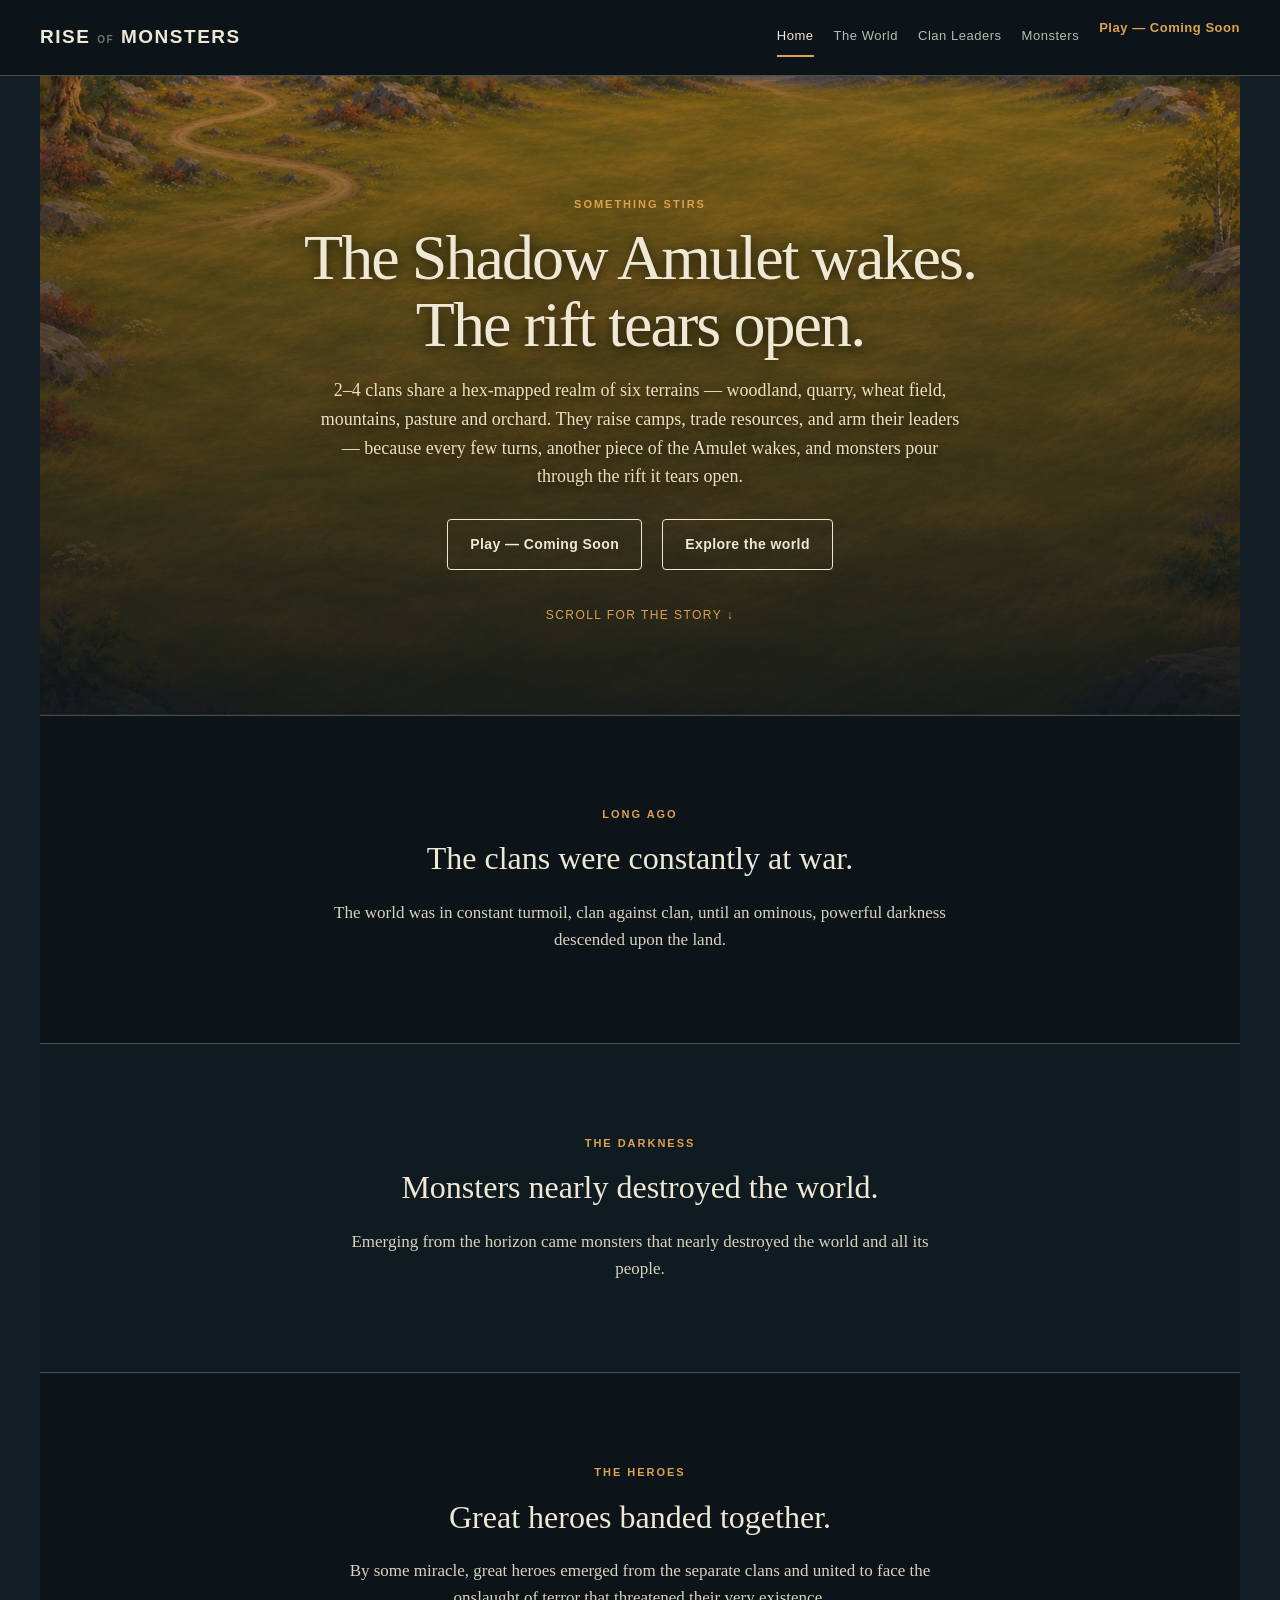
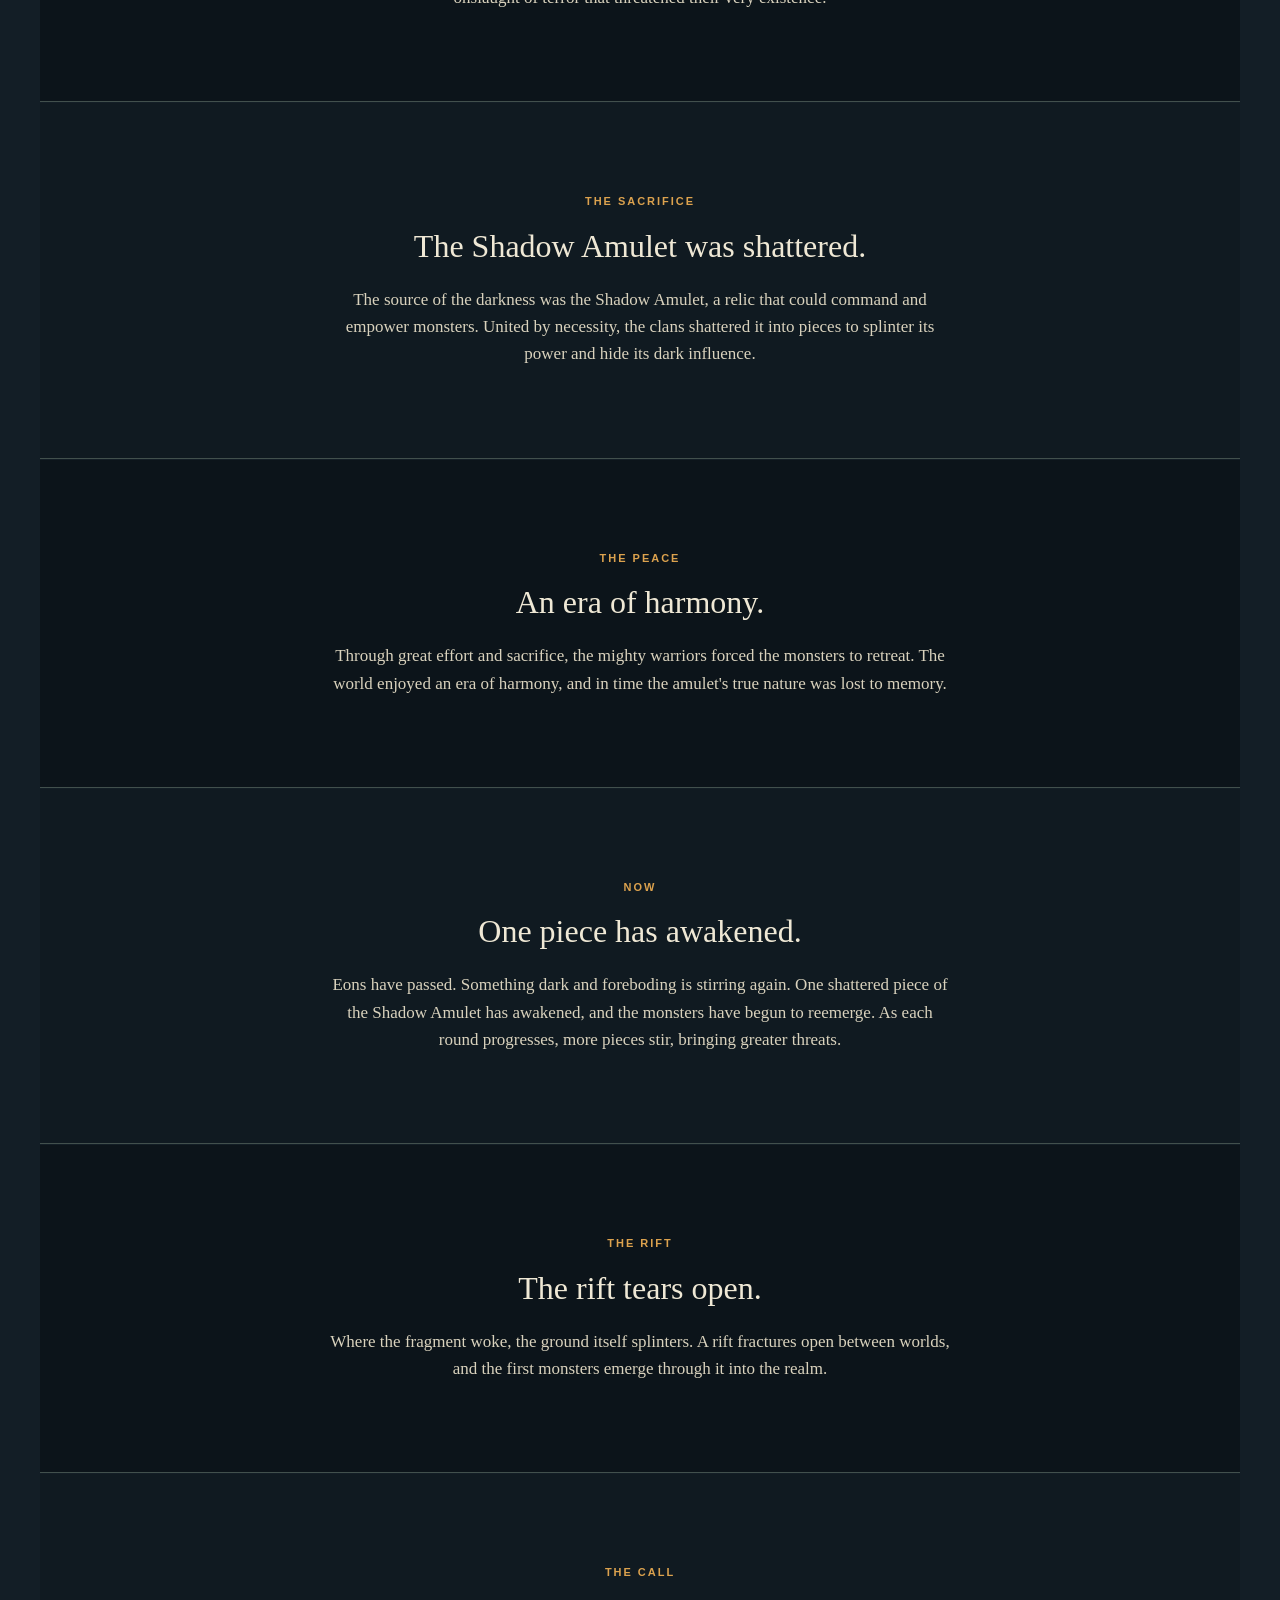
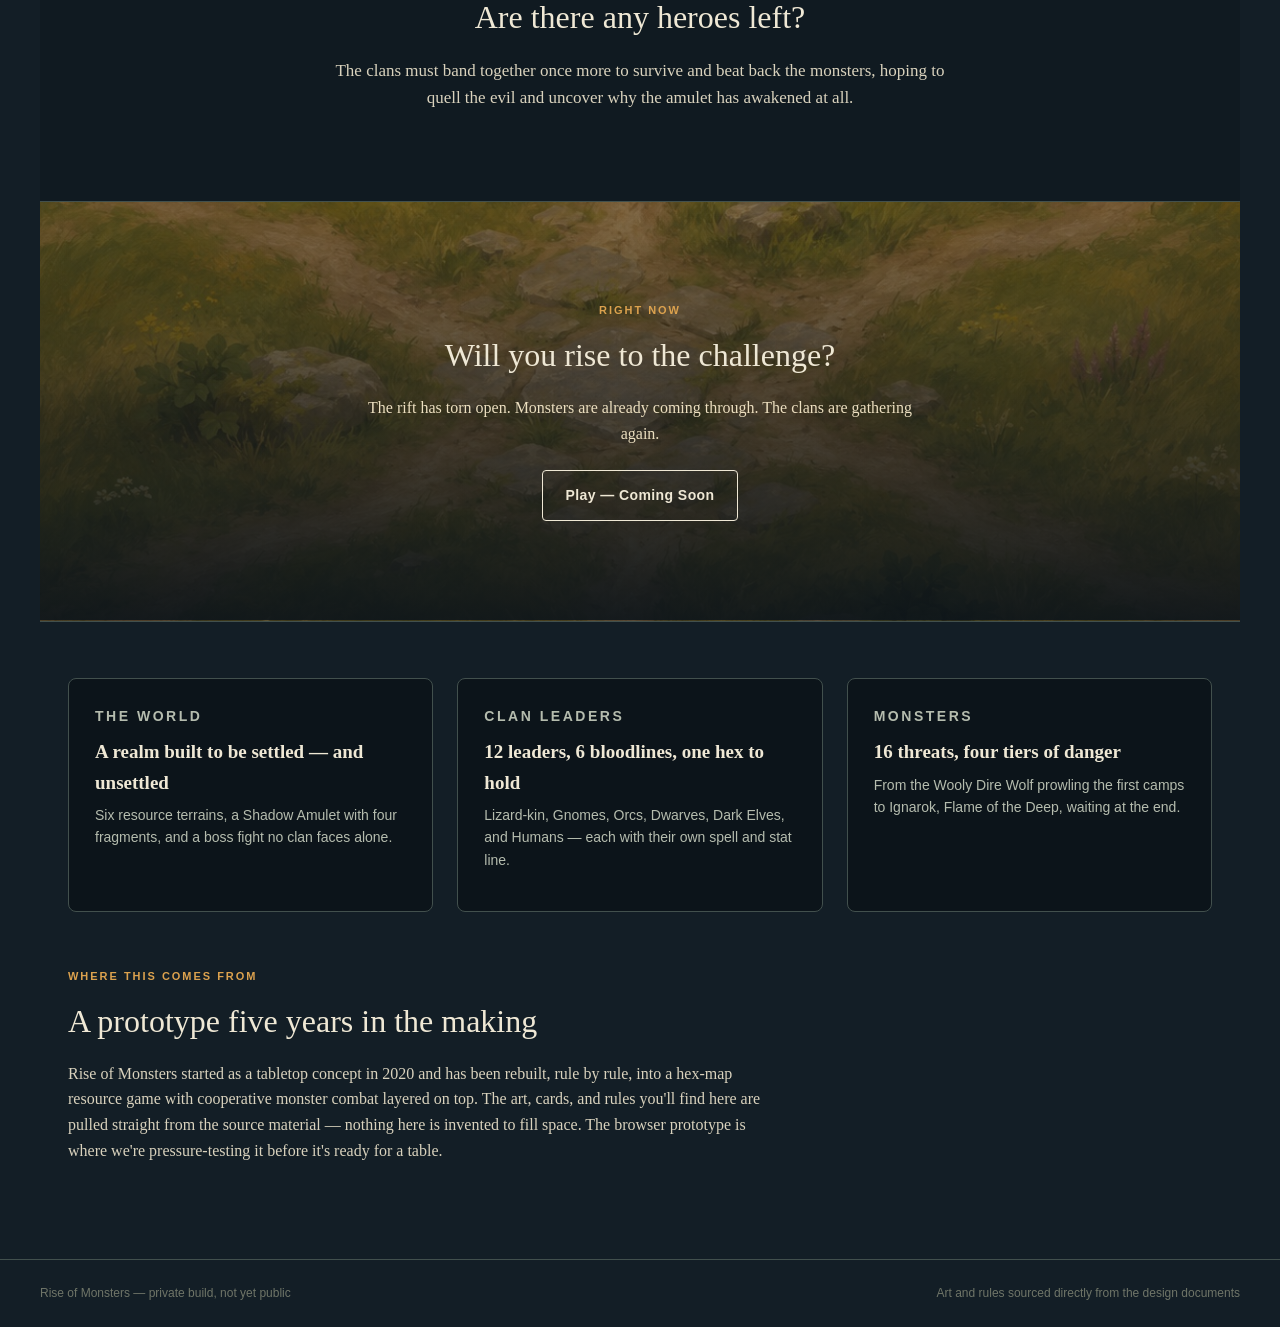
<file: index.html>
<!doctype html>
<html lang="en">
<head>
  <meta charset="utf-8">
  <meta name="viewport" content="width=device-width, initial-scale=1">
  <meta name="theme-color" content="#131e26">
  <title>Rise of Monsters — the Shadow Amulet wakes, and the rift tears open</title>
  <link rel="stylesheet" href="/site.css">
</head>
<body>
  <header class="site-header">
    <a href="/" class="wordmark">RISE <small>OF</small> MONSTERS</a>
    <nav class="site-nav">
      <a href="/" aria-current="page">Home</a>
      <a href="/world.html">The World</a>
      <a href="/clans.html">Clan Leaders</a>
      <a href="/monsters.html">Monsters</a>
      <span class="cta quiet" aria-disabled="true" title="Playable demo not yet released">Play — Coming Soon</span>
    </nav>
  </header>

  <main>
    <section class="story-hook" style="background-image:linear-gradient(180deg, rgba(12,20,26,0.35), rgba(12,20,26,0.92)), url('/assets/painted-landscape-rift-15fb99258c3b.jpg')">
      <p class="eyebrow">Something stirs</p>
      <h1>The Shadow Amulet wakes.<br>The rift tears open.</h1>
      <p class="lede">
        2–4 clans share a hex-mapped realm of six terrains — woodland, quarry, wheat field,
        mountains, pasture and orchard. They raise camps, trade resources, and arm their leaders —
        because every few turns, another piece of the Amulet wakes, and monsters pour through the
        rift it tears open.
      </p>
      <span class="btn quiet" aria-disabled="true" title="Playable demo not yet released">Play — Coming Soon</span>
      <a class="btn quiet" href="/world.html">Explore the world</a>
      <p class="scroll-cue" aria-hidden="true">Scroll for the story ↓</p>
    </section>

    <section class="story-scroll" id="story-scroll" aria-label="The founding myth"></section>

    <section class="story-finale" style="background-image:linear-gradient(180deg, rgba(12,20,26,0.5), rgba(12,20,26,0.96)), url('/assets/neutral-crossroads-5bdb96ae4790.jpg')">
      <p class="eyebrow">Right now</p>
      <h2>Will you rise to the challenge?</h2>
      <p class="lede">The rift has torn open. Monsters are already coming through. The clans are gathering again.</p>
      <span class="btn quiet" aria-disabled="true" title="Playable demo not yet released">Play — Coming Soon</span>
    </section>

    <section class="tiles">
      <a class="tile" href="/world.html">
        <p class="eyebrow">The World</p>
        <h3>A realm built to be settled — and unsettled</h3>
        <p>Six resource terrains, a Shadow Amulet with four fragments, and a boss fight no clan faces alone.</p>
      </a>
      <a class="tile" href="/clans.html">
        <p class="eyebrow">Clan Leaders</p>
        <h3>12 leaders, 6 bloodlines, one hex to hold</h3>
        <p>Lizard-kin, Gnomes, Orcs, Dwarves, Dark Elves, and Humans — each with their own spell and stat line.</p>
      </a>
      <a class="tile" href="/monsters.html">
        <p class="eyebrow">Monsters</p>
        <h3>16 threats, four tiers of danger</h3>
        <p>From the Wooly Dire Wolf prowling the first camps to Ignarok, Flame of the Deep, waiting at the end.</p>
      </a>
    </section>

    <section>
      <p class="eyebrow">Where this comes from</p>
      <h2>A prototype five years in the making</h2>
      <p style="max-width:720px;color:#d9d2bd">
        Rise of Monsters started as a tabletop concept in 2020 and has been rebuilt, rule by rule,
        into a hex-map resource game with cooperative monster combat layered on top. The art, cards,
        and rules you'll find here are pulled straight from the source material — nothing here is
        invented to fill space. The browser prototype is where we're pressure-testing it before it's
        ready for a table.
      </p>
    </section>
  </main>

  <footer class="site-footer">
    <span>Rise of Monsters — private build, not yet public</span>
    <span>Art and rules sourced directly from the design documents</span>
  </footer>

  <script type="module" src="/index-page.js"></script>
</body>
</html>
</file>
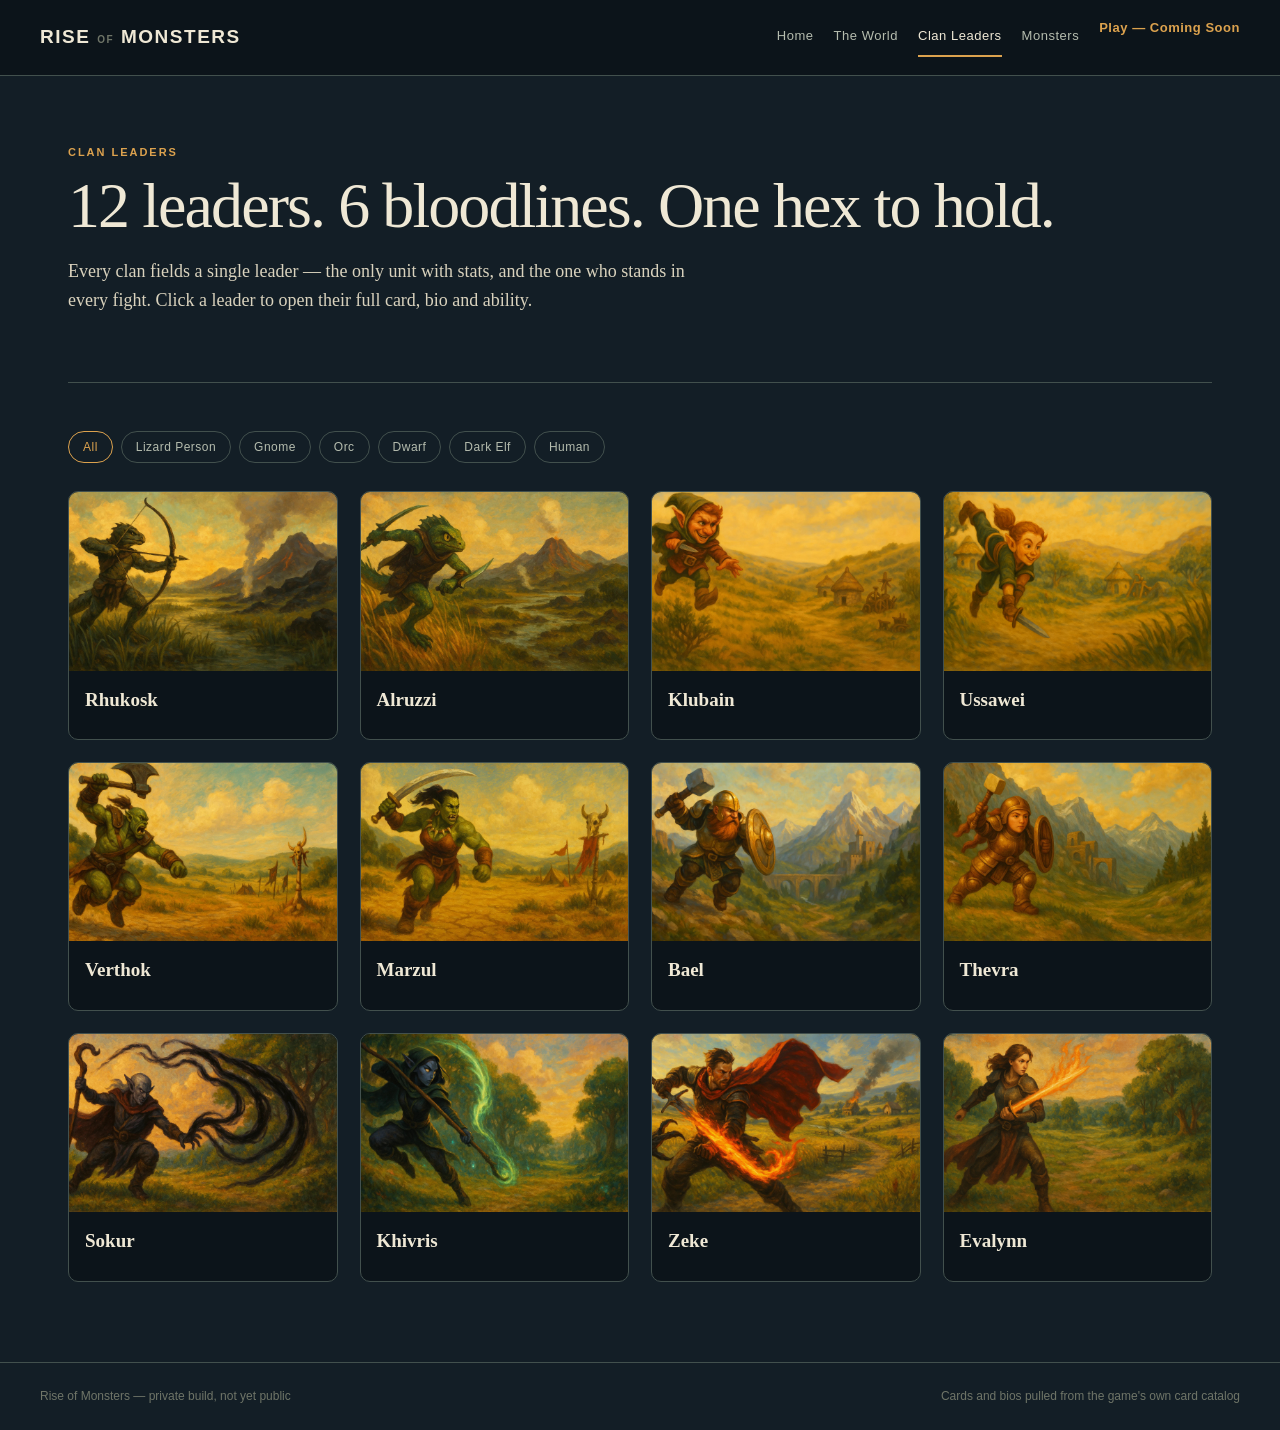
<file: clans.html>
<!doctype html>
<html lang="en">
<head>
  <meta charset="utf-8">
  <meta name="viewport" content="width=device-width, initial-scale=1">
  <meta name="theme-color" content="#131e26">
  <title>Clan Leaders — Rise of Monsters</title>
  <link rel="stylesheet" href="/site.css">
</head>
<body>
  <header class="site-header">
    <a href="/" class="wordmark">RISE <small>OF</small> MONSTERS</a>
    <nav class="site-nav">
      <a href="/">Home</a>
      <a href="/world.html">The World</a>
      <a href="/clans.html" aria-current="page">Clan Leaders</a>
      <a href="/monsters.html">Monsters</a>
      <span class="cta quiet" aria-disabled="true" title="Playable demo not yet released">Play — Coming Soon</span>
    </nav>
  </header>

  <main>
    <section class="hero" style="text-align:left;padding-top:20px">
      <p class="eyebrow">Clan Leaders</p>
      <h1>12 leaders. 6 bloodlines. One hex to hold.</h1>
      <p class="lede" style="margin-left:0">
        Every clan fields a single leader — the only unit with stats, and the one who stands
        in every fight. Click a leader to open their full card, bio and ability.
      </p>
    </section>

    <div class="gallery-filters" id="filters">
      <button data-filter="all" class="active">All</button>
      <button data-filter="Lizard Person">Lizard Person</button>
      <button data-filter="Gnome">Gnome</button>
      <button data-filter="Orc">Orc</button>
      <button data-filter="Dwarf">Dwarf</button>
      <button data-filter="Dark Elf">Dark Elf</button>
      <button data-filter="Human">Human</button>
    </div>

    <div class="card-grid" id="grid">
      <p class="loading">Loading the roster…</p>
    </div>
  </main>

  <footer class="site-footer">
    <span>Rise of Monsters — private build, not yet public</span>
    <span>Cards and bios pulled from the game's own card catalog</span>
  </footer>

  <script type="module" src="/clans-page.js"></script>
</body>
</html>
</file>
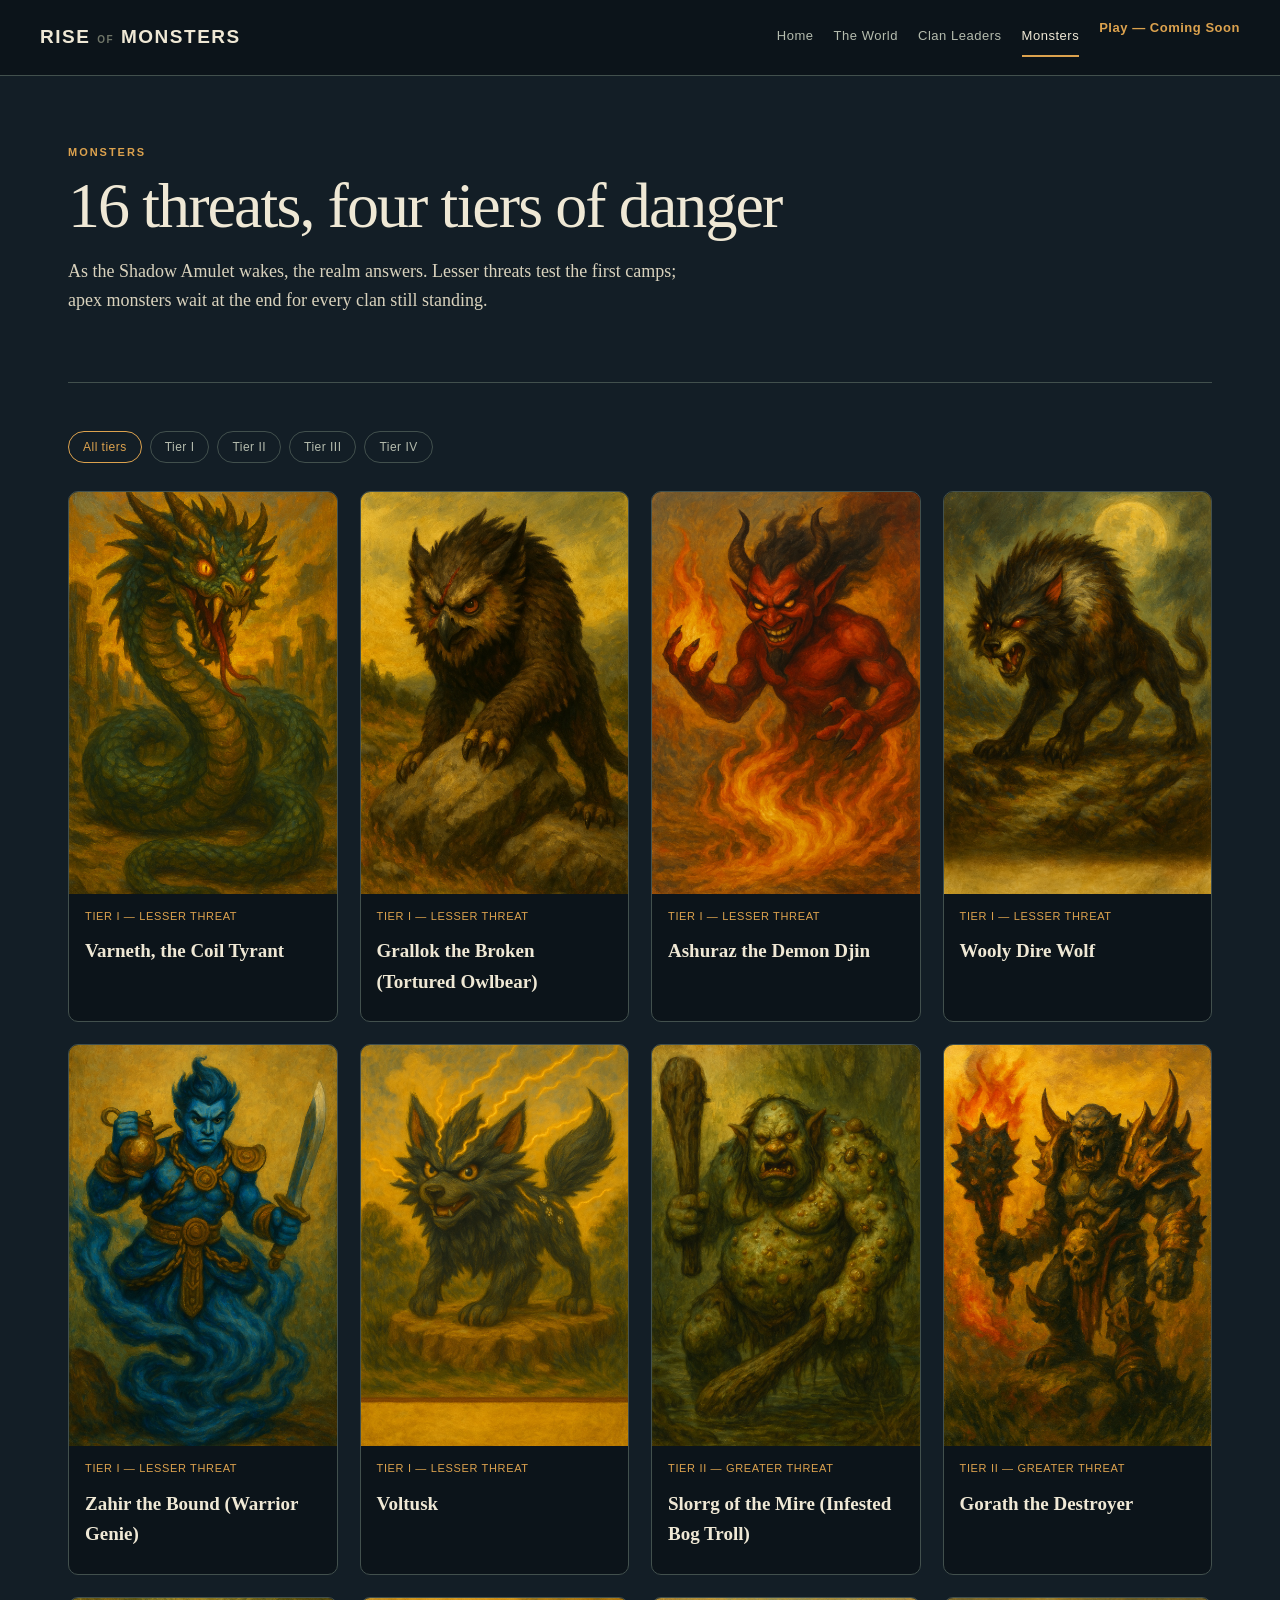
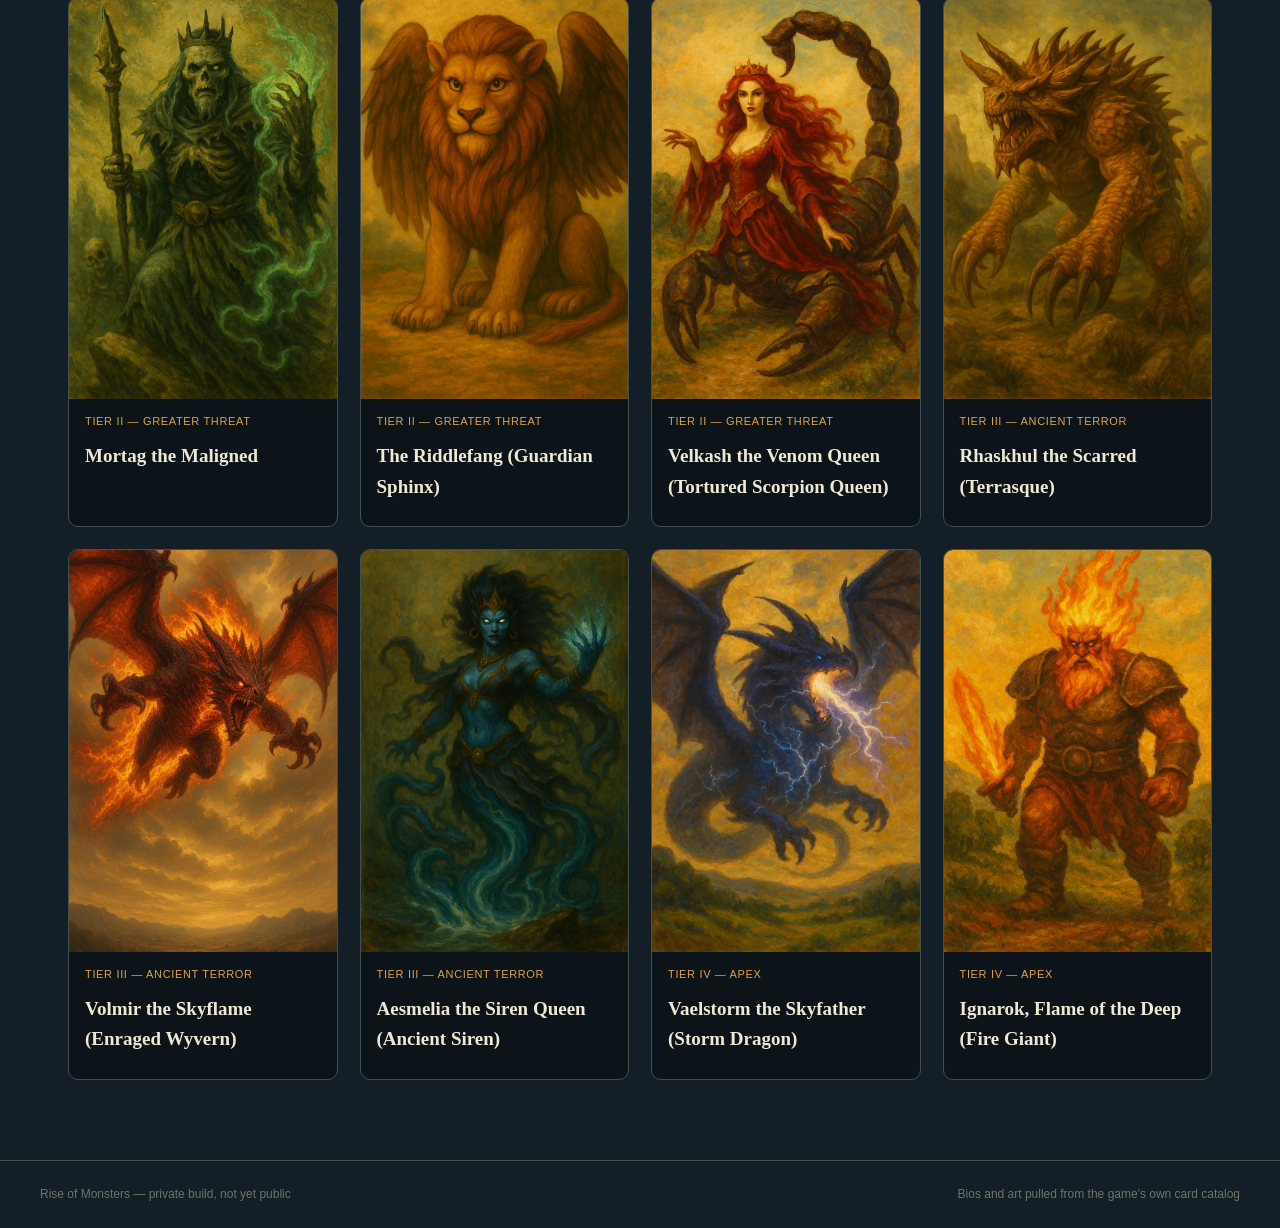
<file: monsters.html>
<!doctype html>
<html lang="en">
<head>
  <meta charset="utf-8">
  <meta name="viewport" content="width=device-width, initial-scale=1">
  <meta name="theme-color" content="#131e26">
  <title>Monsters — Rise of Monsters</title>
  <link rel="stylesheet" href="/site.css">
</head>
<body>
  <header class="site-header">
    <a href="/" class="wordmark">RISE <small>OF</small> MONSTERS</a>
    <nav class="site-nav">
      <a href="/">Home</a>
      <a href="/world.html">The World</a>
      <a href="/clans.html">Clan Leaders</a>
      <a href="/monsters.html" aria-current="page">Monsters</a>
      <span class="cta quiet" aria-disabled="true" title="Playable demo not yet released">Play — Coming Soon</span>
    </nav>
  </header>

  <main>
    <section class="hero" style="text-align:left;padding-top:20px">
      <p class="eyebrow">Monsters</p>
      <h1>16 threats, four tiers of danger</h1>
      <p class="lede" style="margin-left:0">
        As the Shadow Amulet wakes, the realm answers. Lesser threats test the first camps;
        apex monsters wait at the end for every clan still standing.
      </p>
    </section>

    <div class="gallery-filters" id="filters">
      <button data-filter="all" class="active">All tiers</button>
      <button data-filter="1">Tier I</button>
      <button data-filter="2">Tier II</button>
      <button data-filter="3">Tier III</button>
      <button data-filter="4">Tier IV</button>
    </div>

    <div class="card-grid" id="grid">
      <p class="loading">Loading the bestiary…</p>
    </div>
  </main>

  <footer class="site-footer">
    <span>Rise of Monsters — private build, not yet public</span>
    <span>Bios and art pulled from the game's own card catalog</span>
  </footer>

  <script type="module" src="/monsters-page.js"></script>
</body>
</html>
</file>
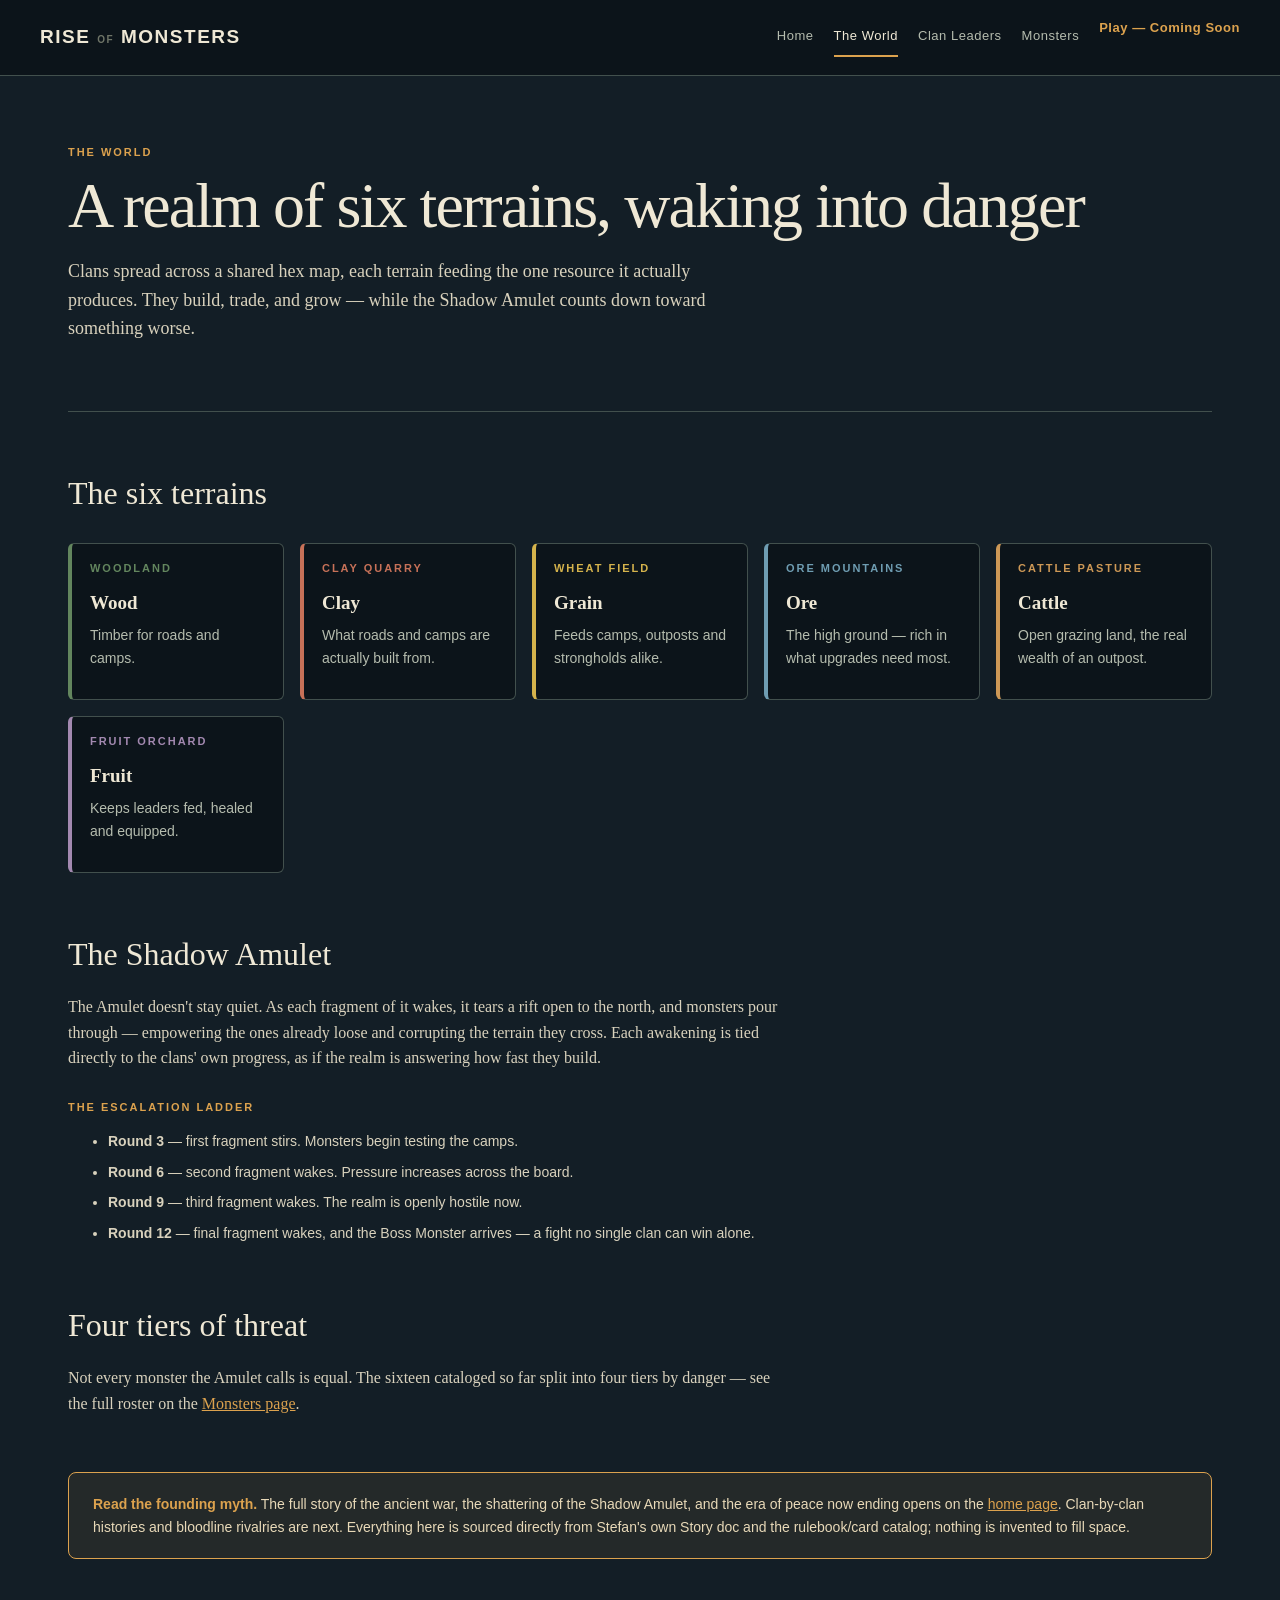
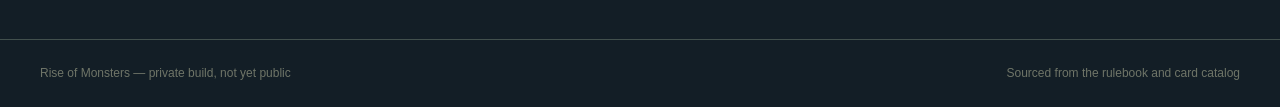
<file: world.html>
<!doctype html>
<html lang="en">
<head>
  <meta charset="utf-8">
  <meta name="viewport" content="width=device-width, initial-scale=1">
  <meta name="theme-color" content="#131e26">
  <title>The World — Rise of Monsters</title>
  <link rel="stylesheet" href="/site.css">
</head>
<body>
  <header class="site-header">
    <a href="/" class="wordmark">RISE <small>OF</small> MONSTERS</a>
    <nav class="site-nav">
      <a href="/">Home</a>
      <a href="/world.html" aria-current="page">The World</a>
      <a href="/clans.html">Clan Leaders</a>
      <a href="/monsters.html">Monsters</a>
      <span class="cta quiet" aria-disabled="true" title="Playable demo not yet released">Play — Coming Soon</span>
    </nav>
  </header>

  <main>
    <section class="hero" style="text-align:left;padding-top:20px">
      <p class="eyebrow">The World</p>
      <h1>A realm of six terrains, waking into danger</h1>
      <p class="lede" style="margin-left:0">
        Clans spread across a shared hex map, each terrain feeding the one resource it actually
        produces. They build, trade, and grow — while the Shadow Amulet counts down toward something worse.
      </p>
    </section>

    <section>
      <h2>The six terrains</h2>
      <div class="realm-grid">
        <div class="realm-card" style="--realm-color:#63865e">
          <p class="eyebrow">Woodland</p>
          <h3>Wood</h3>
          <p style="font-family:Arial,Helvetica,sans-serif;font-size:14px;color:#b5bcae">Timber for roads and camps.</p>
        </div>
        <div class="realm-card" style="--realm-color:#c77158">
          <p class="eyebrow">Clay quarry</p>
          <h3>Clay</h3>
          <p style="font-family:Arial,Helvetica,sans-serif;font-size:14px;color:#b5bcae">What roads and camps are actually built from.</p>
        </div>
        <div class="realm-card" style="--realm-color:#d5b34c">
          <p class="eyebrow">Wheat field</p>
          <h3>Grain</h3>
          <p style="font-family:Arial,Helvetica,sans-serif;font-size:14px;color:#b5bcae">Feeds camps, outposts and strongholds alike.</p>
        </div>
        <div class="realm-card" style="--realm-color:#6f9db2">
          <p class="eyebrow">Ore mountains</p>
          <h3>Ore</h3>
          <p style="font-family:Arial,Helvetica,sans-serif;font-size:14px;color:#b5bcae">The high ground — rich in what upgrades need most.</p>
        </div>
        <div class="realm-card" style="--realm-color:#cd9856">
          <p class="eyebrow">Cattle pasture</p>
          <h3>Cattle</h3>
          <p style="font-family:Arial,Helvetica,sans-serif;font-size:14px;color:#b5bcae">Open grazing land, the real wealth of an outpost.</p>
        </div>
        <div class="realm-card" style="--realm-color:#a389b0">
          <p class="eyebrow">Fruit orchard</p>
          <h3>Fruit</h3>
          <p style="font-family:Arial,Helvetica,sans-serif;font-size:14px;color:#b5bcae">Keeps leaders fed, healed and equipped.</p>
        </div>
      </div>
    </section>

    <section>
      <h2>The Shadow Amulet</h2>
      <p style="max-width:720px;color:#d9d2bd">
        The Amulet doesn't stay quiet. As each fragment of it wakes, it tears a rift open to the north,
        and monsters pour through — empowering the ones already loose and corrupting the terrain they
        cross. Each awakening is tied directly to the clans' own progress, as if the realm is
        answering how fast they build.
      </p>
      <p class="eyebrow" style="margin-top:28px">The escalation ladder</p>
      <ul class="ladder">
        <li><strong>Round 3</strong> — first fragment stirs. Monsters begin testing the camps.</li>
        <li><strong>Round 6</strong> — second fragment wakes. Pressure increases across the board.</li>
        <li><strong>Round 9</strong> — third fragment wakes. The realm is openly hostile now.</li>
        <li><strong>Round 12</strong> — final fragment wakes, and the Boss Monster arrives — a fight no single clan can win alone.</li>
      </ul>
    </section>

    <section>
      <h2>Four tiers of threat</h2>
      <p style="max-width:720px;color:#d9d2bd">
        Not every monster the Amulet calls is equal. The sixteen cataloged so far split into four
        tiers by danger — see the full roster on the <a href="/monsters.html" style="color:var(--gold)">Monsters page</a>.
      </p>
    </section>

    <section>
      <div class="callout">
        <strong>Read the founding myth.</strong> The full story of the ancient war, the shattering of the
        Shadow Amulet, and the era of peace now ending opens on the <a href="/" style="color:var(--gold)">home page</a>.
        Clan-by-clan histories and bloodline rivalries are next. Everything here is sourced directly from
        Stefan's own Story doc and the rulebook/card catalog; nothing is invented to fill space.
      </div>
    </section>
  </main>

  <footer class="site-footer">
    <span>Rise of Monsters — private build, not yet public</span>
    <span>Sourced from the rulebook and card catalog</span>
  </footer>
</body>
</html>
</file>
<file: site.css>
:root {
  color-scheme: dark;
  --paper: #efe8d5;
  --ink: #29322f;
  --muted: #6f7568;
  --gold: #dca24e;
  --night: #131e26;
  --night-deep: #0c141a;
  --line: #42504d;
}
* {
  box-sizing: border-box;
}
body {
  margin: 0;
  background: var(--night);
  color: var(--paper);
  font: 16px/1.6 Georgia, "Times New Roman", serif;
}
a {
  color: inherit;
}
h1, h2, h3, p {
  margin-top: 0;
}
h1 {
  font-size: clamp(36px, 5vw, 64px);
  line-height: 1.05;
  font-weight: 400;
  letter-spacing: -0.03em;
  margin-bottom: 18px;
}
h2 {
  font-size: clamp(24px, 3vw, 32px);
  font-weight: 400;
  margin-bottom: 14px;
}
h3 {
  font-size: 19px;
  font-weight: 700;
  margin-bottom: 6px;
}
.eyebrow {
  font-family: Arial, Helvetica, sans-serif;
  font-size: 11px;
  letter-spacing: 0.18em;
  font-weight: 700;
  color: var(--gold);
  text-transform: uppercase;
  margin: 0 0 10px;
}
.site-header {
  min-height: 76px;
  border-bottom: 1px solid var(--line);
  display: flex;
  align-items: center;
  flex-wrap: wrap;
  gap: 24px;
  padding: 16px max(24px, calc((100vw - 1200px) / 2));
  background: var(--night-deep);
}
.site-header .wordmark {
  text-decoration: none;
  font-family: Arial, Helvetica, sans-serif;
  font-size: 19px;
  font-weight: 700;
  letter-spacing: 0.08em;
}
.site-header .wordmark small {
  font-size: 10px;
  color: var(--muted);
}
.site-nav {
  display: flex;
  gap: 20px;
  margin-left: auto;
  font-family: Arial, Helvetica, sans-serif;
  font-size: 13px;
  letter-spacing: 0.04em;
}
.site-nav a {
  text-decoration: none;
  color: #b5bcae;
  padding: 8px 0;
  border-bottom: 2px solid transparent;
}
.site-nav a:hover,
.site-nav a[aria-current="page"] {
  color: var(--paper);
  border-bottom-color: var(--gold);
}
.site-nav .cta {
  color: var(--gold);
  font-weight: 700;
}
main {
  max-width: 1200px;
  margin: auto;
  padding: 48px 28px 80px;
}
.hero {
  padding: 60px 0 40px;
  text-align: center;
  border-bottom: 1px solid var(--line);
  margin-bottom: 48px;
}
.hero p.lede {
  max-width: 640px;
  margin: 0 auto 28px;
  color: #d9d2bd;
  font-size: 18px;
}
.btn {
  display: inline-block;
  font-family: Arial, Helvetica, sans-serif;
  font-weight: 700;
  font-size: 14px;
  letter-spacing: 0.03em;
  text-decoration: none;
  padding: 13px 22px;
  border-radius: 4px;
  border: 1px solid var(--gold);
  background: var(--gold);
  color: #202a2d;
  margin: 0 8px;
}
.btn.quiet {
  background: transparent;
  color: var(--paper);
  border-color: currentColor;
}
.btn:hover {
  background: #edbc73;
  border-color: #edbc73;
}
.btn.quiet:hover {
  background: rgba(255,255,255,0.06);
}
.story-hook {
  margin: -48px -28px 0;
  padding: 120px 28px 90px;
  background-size: cover;
  background-position: center;
  text-align: center;
  border-bottom: 1px solid var(--line);
}
.story-hook .lede {
  max-width: 640px;
  margin: 0 auto 28px;
  color: #ecdfc0;
  font-size: 18px;
  text-shadow: 0 2px 10px rgba(0,0,0,0.6);
}
.story-hook h1 {
  max-width: 820px;
  margin-left: auto;
  margin-right: auto;
  text-shadow: 0 2px 14px rgba(0,0,0,0.7);
}
.scroll-cue {
  margin: 36px 0 0;
  font-family: Arial, Helvetica, sans-serif;
  font-size: 12px;
  letter-spacing: 0.12em;
  text-transform: uppercase;
  color: var(--gold);
  animation: scroll-cue-bounce 2.2s ease-in-out infinite;
}
@keyframes scroll-cue-bounce {
  0%, 100% { transform: translateY(0); opacity: 0.6; }
  50% { transform: translateY(6px); opacity: 1; }
}
.story-scroll {
  display: flex;
  flex-direction: column;
  gap: 1px;
  margin: 0 -28px;
}
.story-stage {
  /* Fixed side padding; the h2/p inside already center themselves with
     max-width + margin:auto. A 100vw-based calc here double-counted the
     parent <main>'s own 1200px cap and collapsed this to a sliver on an
     ordinary desktop viewport. */
  padding: 90px 28px;
  text-align: center;
  border-bottom: 1px solid var(--line);
  background: var(--night-deep);
  opacity: 0;
  transform: translateY(28px);
  transition: opacity 0.7s ease, transform 0.7s ease;
}
.story-stage:nth-child(even) {
  background: #101a21;
}
.story-stage.in-view {
  opacity: 1;
  transform: translateY(0);
}
.story-stage h2 {
  max-width: 680px;
  margin: 0 auto 14px;
}
.story-text {
  max-width: 620px;
  margin: 0 auto;
  color: #d9d2bd;
  font-size: 17px;
}
.story-finale {
  margin: 0 -28px 56px;
  padding: 100px 28px;
  background-size: cover;
  background-position: center;
  text-align: center;
  border-bottom: 1px solid var(--line);
}
.story-finale .lede {
  max-width: 560px;
  margin: 0 auto 24px;
  color: #ecdfc0;
}
@media (prefers-reduced-motion: reduce) {
  .story-stage {
    transition: none;
  }
  .scroll-cue {
    animation: none;
  }
}
.tiles {
  display: grid;
  grid-template-columns: repeat(auto-fit, minmax(260px, 1fr));
  gap: 24px;
  margin-bottom: 56px;
}
.tile {
  background: var(--night-deep);
  border: 1px solid var(--line);
  border-radius: 8px;
  padding: 26px;
  text-decoration: none;
  display: block;
}
.tile:hover {
  border-color: var(--gold);
}
.tile p {
  font-family: Arial, Helvetica, sans-serif;
  font-size: 14px;
  color: #b5bcae;
}
section + section {
  margin-top: 56px;
}
.callout {
  background: rgba(220, 162, 78, 0.08);
  border: 1px solid var(--gold);
  border-radius: 8px;
  padding: 20px 24px;
  font-family: Arial, Helvetica, sans-serif;
  font-size: 14px;
  color: #e8d9b8;
}
.callout strong {
  color: var(--gold);
}
.realm-grid {
  display: grid;
  grid-template-columns: repeat(auto-fit, minmax(200px, 1fr));
  gap: 16px;
  margin: 24px 0;
}
.realm-card {
  border: 1px solid var(--line);
  border-left: 4px solid var(--realm-color, var(--gold));
  border-radius: 6px;
  padding: 16px 18px;
  background: var(--night-deep);
}
.realm-card .eyebrow {
  color: var(--realm-color, var(--gold));
}
.ladder {
  font-family: Arial, Helvetica, sans-serif;
  font-size: 14px;
  color: #d9d2bd;
}
.ladder li {
  margin-bottom: 8px;
}
.gallery-filters {
  display: flex;
  flex-wrap: wrap;
  gap: 8px;
  margin-bottom: 28px;
  font-family: Arial, Helvetica, sans-serif;
}
.gallery-filters button {
  font-family: inherit;
  font-size: 12px;
  letter-spacing: 0.04em;
  padding: 8px 14px;
  border-radius: 20px;
  border: 1px solid var(--line);
  background: transparent;
  color: #b5bcae;
  cursor: pointer;
}
.gallery-filters button.active {
  border-color: var(--gold);
  color: var(--gold);
}
.card-grid {
  display: grid;
  grid-template-columns: repeat(auto-fill, minmax(220px, 1fr));
  gap: 22px;
}
.entity-card {
  background: var(--night-deep);
  border: 1px solid var(--line);
  border-radius: 10px;
  overflow: hidden;
  cursor: pointer;
}
.entity-card:hover {
  border-color: var(--gold);
}
.entity-card img {
  width: 100%;
  aspect-ratio: 2 / 3;
  object-fit: cover;
  display: block;
  background: #0c141a;
}
.entity-card.hero-card img {
  /* Hero portraits are 1536x1024 character art (3:2), separate from the
     full printed card shown in the drawer. Match the real aspect ratio. */
  aspect-ratio: 3 / 2;
}
.entity-card .meta {
  padding: 14px 16px 18px;
}
.entity-card .tag {
  font-family: Arial, Helvetica, sans-serif;
  font-size: 11px;
  letter-spacing: 0.06em;
  color: var(--gold);
  text-transform: uppercase;
}
.entity-card.open {
  border-color: var(--gold);
}
.card-drawer {
  grid-column: 1 / -1;
  background: var(--night-deep);
  border: 1px solid var(--gold);
  border-radius: 10px;
  padding: 22px 26px 26px;
  position: relative;
  animation: drawer-open 0.18s ease-out;
}
@keyframes drawer-open {
  from { opacity: 0; transform: translateY(-8px); }
  to { opacity: 1; transform: translateY(0); }
}
.card-drawer-close {
  position: absolute;
  top: 16px;
  right: 16px;
  font-family: Arial, Helvetica, sans-serif;
  background: transparent;
  border: 1px solid var(--line);
  color: var(--paper);
  border-radius: 4px;
  padding: 6px 10px;
  cursor: pointer;
}
.card-drawer-body {
  display: grid;
  grid-template-columns: minmax(180px, 320px) 1fr;
  gap: 24px;
  align-items: start;
}
.card-drawer-body img {
  width: 100%;
  border-radius: 8px;
  aspect-ratio: 2 / 3;
  object-fit: cover;
}
.card-drawer-body img.wide {
  aspect-ratio: 16 / 9;
}
.card-drawer-copy {
  white-space: pre-line;
  color: var(--paper);
}
@media (max-width: 700px) {
  .card-drawer-body {
    grid-template-columns: 1fr;
  }
}
.site-footer {
  border-top: 1px solid var(--line);
  padding: 24px max(24px, calc((100vw - 1200px) / 2));
  font-family: Arial, Helvetica, sans-serif;
  font-size: 12px;
  color: var(--muted);
  display: flex;
  justify-content: space-between;
  flex-wrap: wrap;
  gap: 12px;
}
.loading, .empty {
  font-family: Arial, Helvetica, sans-serif;
  color: var(--muted);
  font-size: 14px;
}
</file>
